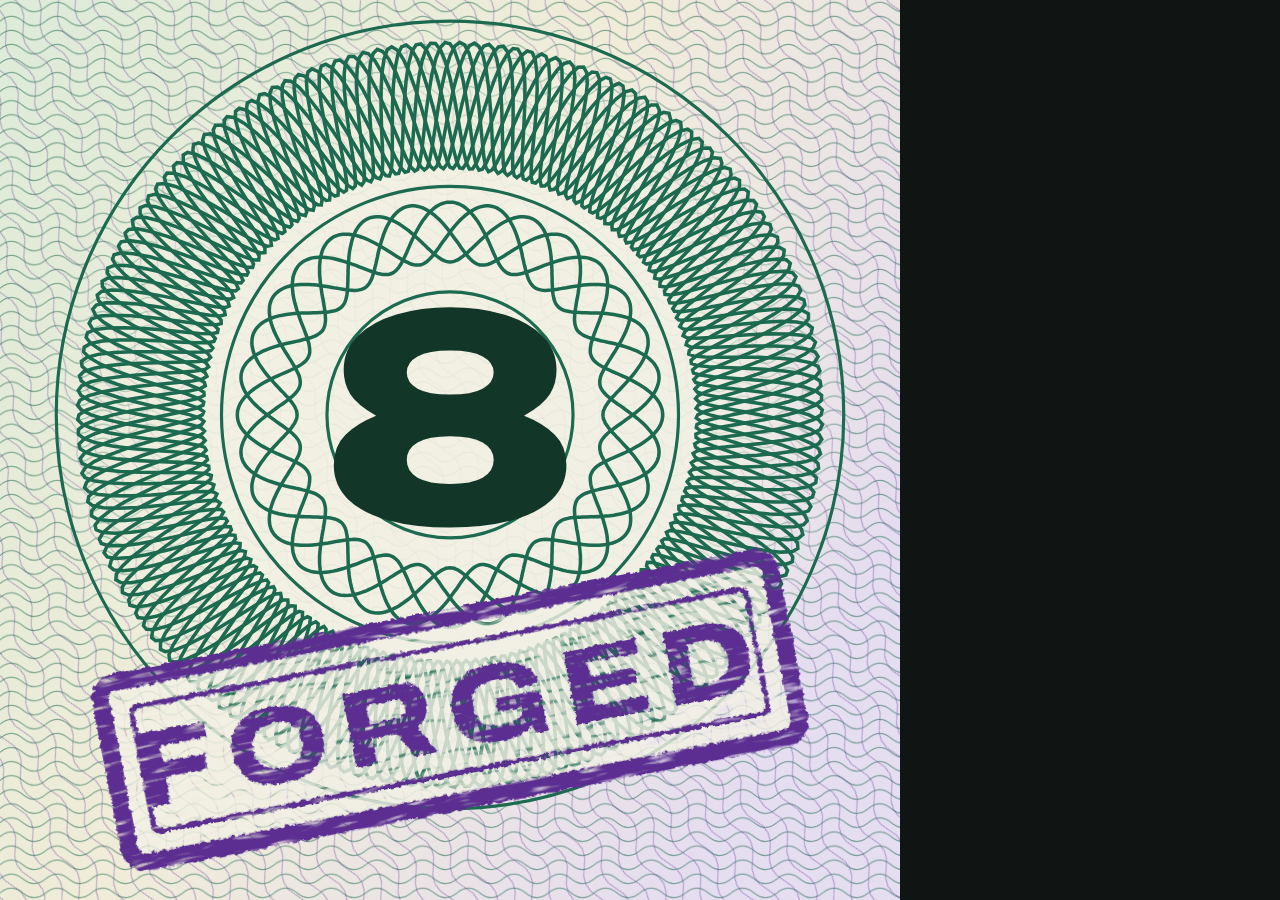
<file: tools/icon.html>
<!doctype html>
<!-- The project's square icon: the note's seal with the teller's stamp across it.
     Open in a browser, or run tools/icon.sh to save docs/icon.png. -->
<html lang="en"><head><meta charset="utf-8">
<link href="https://fonts.googleapis.com/css2?family=Archivo:wdth,wght@62..125,100..900&display=swap" rel="stylesheet">
<style>
  html, body { margin: 0; background: #101412; }
  svg { display: block; width: 100vmin; height: 100vmin; }
  text { font-family: 'Archivo', 'Helvetica Neue', Arial, sans-serif; }
</style></head><body>
<svg viewBox="0 0 512 512" xmlns="http://www.w3.org/2000/svg" role="img" aria-label="Legal Tender">
  <defs>
    <linearGradient id="iris" x1="0" x2="1" y1="0" y2="0.6">
      <stop offset="0" stop-color="#DCEBD8"/><stop offset="0.52" stop-color="#F0ECD9"/><stop offset="1" stop-color="#E5DDF0"/>
    </linearGradient>
    <pattern id="screen" width="26" height="8" patternUnits="userSpaceOnUse"><path d="M0 4q6.5-5.4 13 0t13 0" fill="none" stroke="#1C6A50" stroke-width="0.6"/></pattern>
    <pattern id="cross" width="38" height="11" patternUnits="userSpaceOnUse" patternTransform="rotate(64)"><path d="M0 5.5q9.5-7 19 0t19 0" fill="none" stroke="#5B2D91" stroke-width="0.5"/></pattern>
    <radialGradient id="clear" cx="0.5" cy="0.5" r="0.5"><stop offset="0.6" stop-color="#F2F1E4" stop-opacity="0.9"/><stop offset="1" stop-color="#F2F1E4" stop-opacity="0"/></radialGradient>
    <filter id="ink" x="-6%" y="-12%" width="112%" height="124%">
      <feTurbulence type="fractalNoise" baseFrequency="0.35" numOctaves="3" seed="11" result="noise"/>
      <feDisplacementMap in="SourceGraphic" in2="noise" scale="3.2" xChannelSelector="R" yChannelSelector="G" result="rough"/>
      <feTurbulence type="fractalNoise" baseFrequency="0.05 0.3" numOctaves="2" seed="4" result="streak"/>
      <feColorMatrix in="streak" type="matrix" values="0 0 0 0 0  0 0 0 0 0  0 0 0 0 0  3.6 0 0 0 -0.6" result="worn"/>
      <feComposite in="rough" in2="worn" operator="in"/>
    </filter>
  </defs>
  <rect width="512" height="512" fill="url(#iris)"/>
  <rect width="512" height="512" fill="url(#screen)" opacity="0.55"/>
  <rect width="512" height="512" fill="url(#cross)" opacity="0.5"/>
  <circle cx="256" cy="236" r="232" fill="url(#clear)"/>
  <g id="rose" fill="none" stroke="#1C6A50"></g>
  <text x="256" y="298" text-anchor="middle" font-size="176" font-weight="900" font-stretch="125%" fill="#123628">8</text>
  <g transform="rotate(-11 256 404)" filter="url(#ink)">
    <rect x="62" y="352" width="388" height="104" rx="9" fill="#F2F1E4" fill-opacity="0.82" stroke="#5B2D91" stroke-width="10"/>
    <rect x="78" y="368" width="356" height="72" rx="4" fill="none" stroke="#5B2D91" stroke-width="3"/>
    <text x="256" y="426" text-anchor="middle" font-size="62" font-weight="800" font-stretch="118%" letter-spacing="7" fill="#5B2D91">FORGED</text>
  </g>
</svg>
<script>
  // The same woven ring the banknote in the game carries, drawn larger.
  const g = document.getElementById('rose');
  const rings = [{ radius: 176, swing: 36, waves: 24, strands: 7, w: 2 }, { radius: 104, swing: 17, waves: 8, strands: 4, w: 2 }];
  let d = '';
  for (const ring of rings) {
    for (let k = 0; k < ring.strands; k++) {
      const phase = (2 * Math.PI * k) / ring.strands;
      let path = '';
      for (let i = 0; i <= 480; i++) {
        const t = (i / 480) * 2 * Math.PI;
        const r = ring.radius + ring.swing * Math.sin(ring.waves * t + phase);
        path += `${i ? 'L' : 'M'}${(256 + r * Math.cos(t)).toFixed(1)} ${(236 + r * Math.sin(t)).toFixed(1)}`;
      }
      d += `<path stroke-width="${ring.w}" d="${path}Z"/>`;
    }
  }
  for (const r of [224, 130, 70]) d += `<circle stroke-width="1.8" cx="256" cy="236" r="${r}"/>`;
  g.innerHTML = d;
</script>
</body></html>
</file>
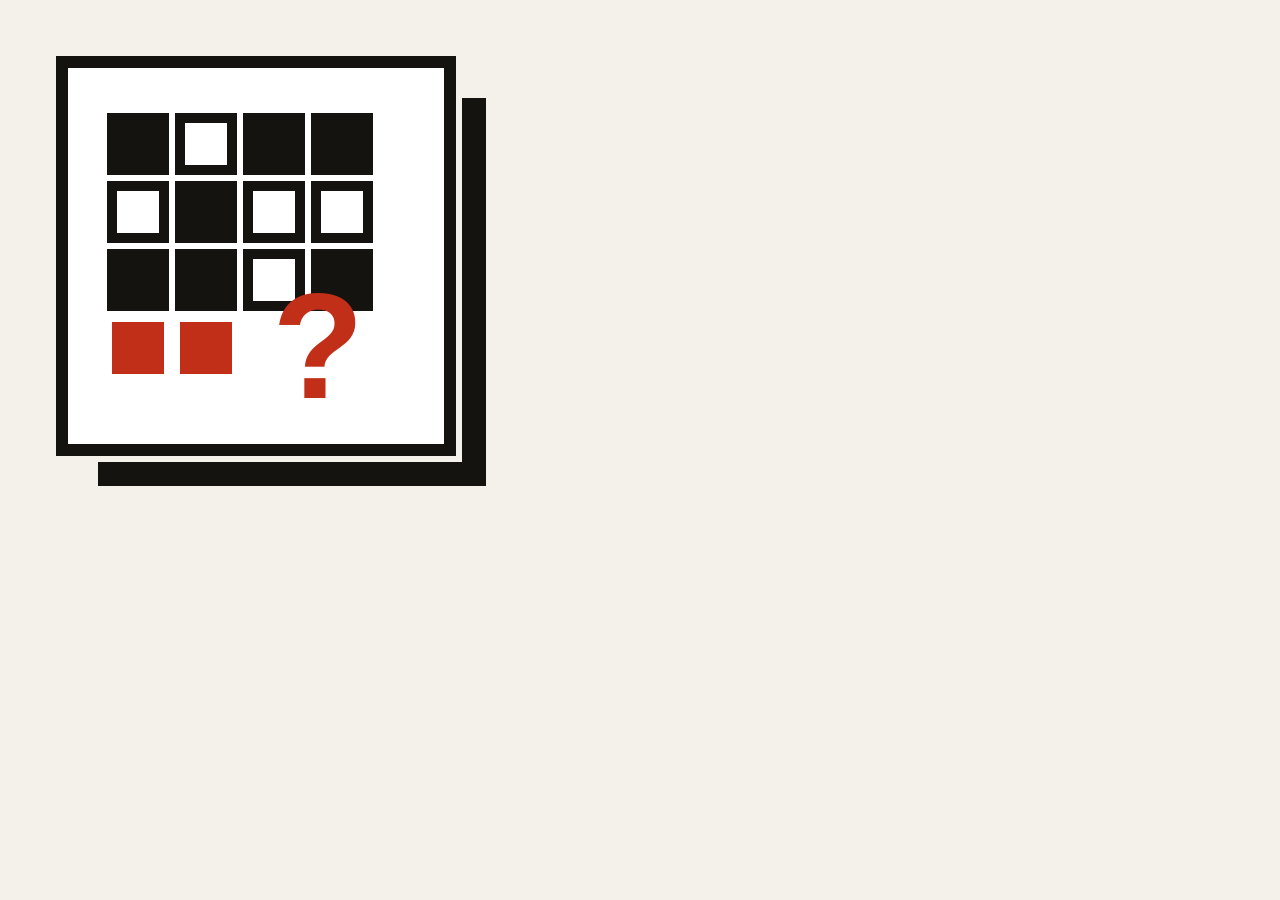
<file: tools/iiq-icon.html>
<!doctype html>
<meta charset="utf-8">
<style>
  html, body { margin: 0; width: 512px; height: 512px; background: #F4F1EA; }
  svg { display: block; }
</style>
<svg width="512" height="512" viewBox="0 0 512 512" xmlns="http://www.w3.org/2000/svg">
  <rect width="512" height="512" fill="#F4F1EA"/>
  <rect x="62" y="62" width="388" height="388" fill="#FFFFFF" stroke="#15130F" stroke-width="12"/>
  <rect x="86" y="86" width="388" height="388" fill="none" stroke="#15130F" stroke-width="0"/>
  <path d="M474 98 V474 H98" fill="none" stroke="#15130F" stroke-width="24"/>
  <g stroke="#15130F" stroke-width="10">
    <rect x="112" y="118" width="52" height="52" fill="#15130F"/><rect x="180" y="118" width="52" height="52" fill="none"/><rect x="248" y="118" width="52" height="52" fill="#15130F"/><rect x="316" y="118" width="52" height="52" fill="#15130F"/>
    <rect x="112" y="186" width="52" height="52" fill="none"/><rect x="180" y="186" width="52" height="52" fill="#15130F"/><rect x="248" y="186" width="52" height="52" fill="none"/><rect x="316" y="186" width="52" height="52" fill="none"/>
    <rect x="112" y="254" width="52" height="52" fill="#15130F"/><rect x="180" y="254" width="52" height="52" fill="#15130F"/><rect x="248" y="254" width="52" height="52" fill="none"/><rect x="316" y="254" width="52" height="52" fill="#15130F"/>
  </g>
  <g fill="#C22F18">
    <rect x="112" y="322" width="52" height="52"/><rect x="180" y="322" width="52" height="52"/>
  </g>
  <text x="318" y="398" font-family="'Helvetica Neue', Arial, sans-serif" font-weight="800" font-size="150" fill="#C22F18" text-anchor="middle">?</text>
</svg>
</file>
